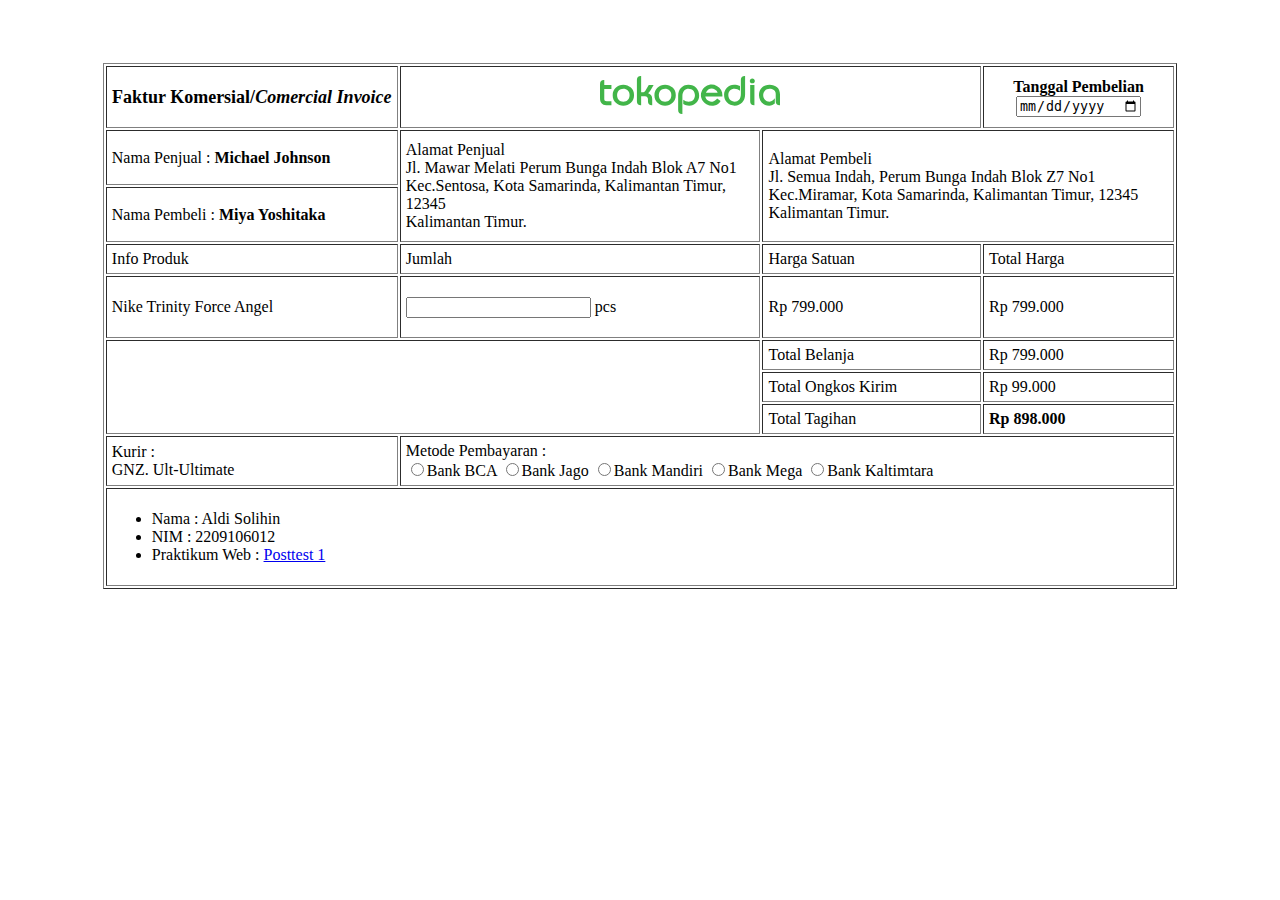
<file: Posttest1/index.html>
<!DOCTYPE html>
<html lang="en">
<head>
    <meta charset="UTF-8">
    <meta name="viewport" content="width=device-width, initial-scale=1.0">
    <title>Posttest 1 Web</title>
</head>
<body>
    <div>
    <table border="1" style="width: 85%; margin: auto; margin-top: 5%;" cellpadding="5">
        <tr>
            <th style="font-size: 18px; width: 280px;">Faktur Komersial/<i>Comercial Invoice</i></th>
            <th colspan="2" ><img width="180px" src="Aldi Solihin - tokopedia.svg" alt=""></th>
            <th colspan="2" style="width: 18%; height: 50px;">Tanggal Pembelian <br> <input type="date"> </th>
        </tr>
        <tr>
            <td>Nama Penjual : <b>Michael Johnson</b></td>
            <td rowspan="2" style="height: 100px;">Alamat Penjual <br> Jl. Mawar Melati Perum Bunga Indah Blok A7 No1 <br> Kec.Sentosa, Kota Samarinda, Kalimantan Timur, 12345 <br> Kalimantan Timur.</td>
            <td rowspan="2" colspan="2">Alamat Pembeli <br> Jl. Semua Indah, Perum Bunga Indah Blok Z7 No1 <br> Kec.Miramar, Kota Samarinda, Kalimantan Timur, 12345 <br> Kalimantan Timur.</td>
        </tr>
        <tr>
            <td>Nama Pembeli : <b>Miya Yoshitaka</b></td>
        </tr>
        <tr>
            <td>Info Produk</td>
            <td>Jumlah</td>
            <td>Harga Satuan</td>
            <td>Total Harga</td>
        </tr>
        <tr>
            <td style="height: 50px;">Nike Trinity Force Angel</td>
            <td><input type="number" name="" id=""> pcs</td>
            <td>Rp 799.000</td>
            <td>Rp 799.000</td>
        </tr>
        <tr>
            <td colspan="2" rowspan="3"></td>
            <td>Total Belanja</td>
            <td>Rp 799.000</td>
        </tr>
        <tr>
            <td>Total Ongkos Kirim</td>
            <td>Rp 99.000</td>
        </tr>
        <tr>
            <td>Total Tagihan</td>
            <td><b>Rp 898.000</b></td>
        </tr>
        <tr>
            <td>Kurir : <br> GNZ. Ult-Ultimate</td>
            <td colspan="3">Metode Pembayaran : 
                <br>
                <input type="radio" name="Bank" id="">Bank BCA
                <input type="radio" name="Bank" id="">Bank Jago
                <input type="radio" name="Bank" id="">Bank Mandiri
                <input type="radio" name="Bank" id="">Bank Mega
                <input type="radio" name="Bank" id="">Bank Kaltimtara
            </td>
        </tr>
        <tr>
            <td colspan="4">
                <ul>
                    <li>Nama : Aldi Solihin</li>
                    <li>NIM  : 2209106012</li>
                    <li>Praktikum Web : <a href="https://classroom.google.com/c/NjIxNzQ3ODIxNTY1/a/NjIzNjU3MjM2Nzcz/details">Posttest 1</a></li>
                </ul>
            </td>
        </tr>
    </table>
</body>
</html>
</file>
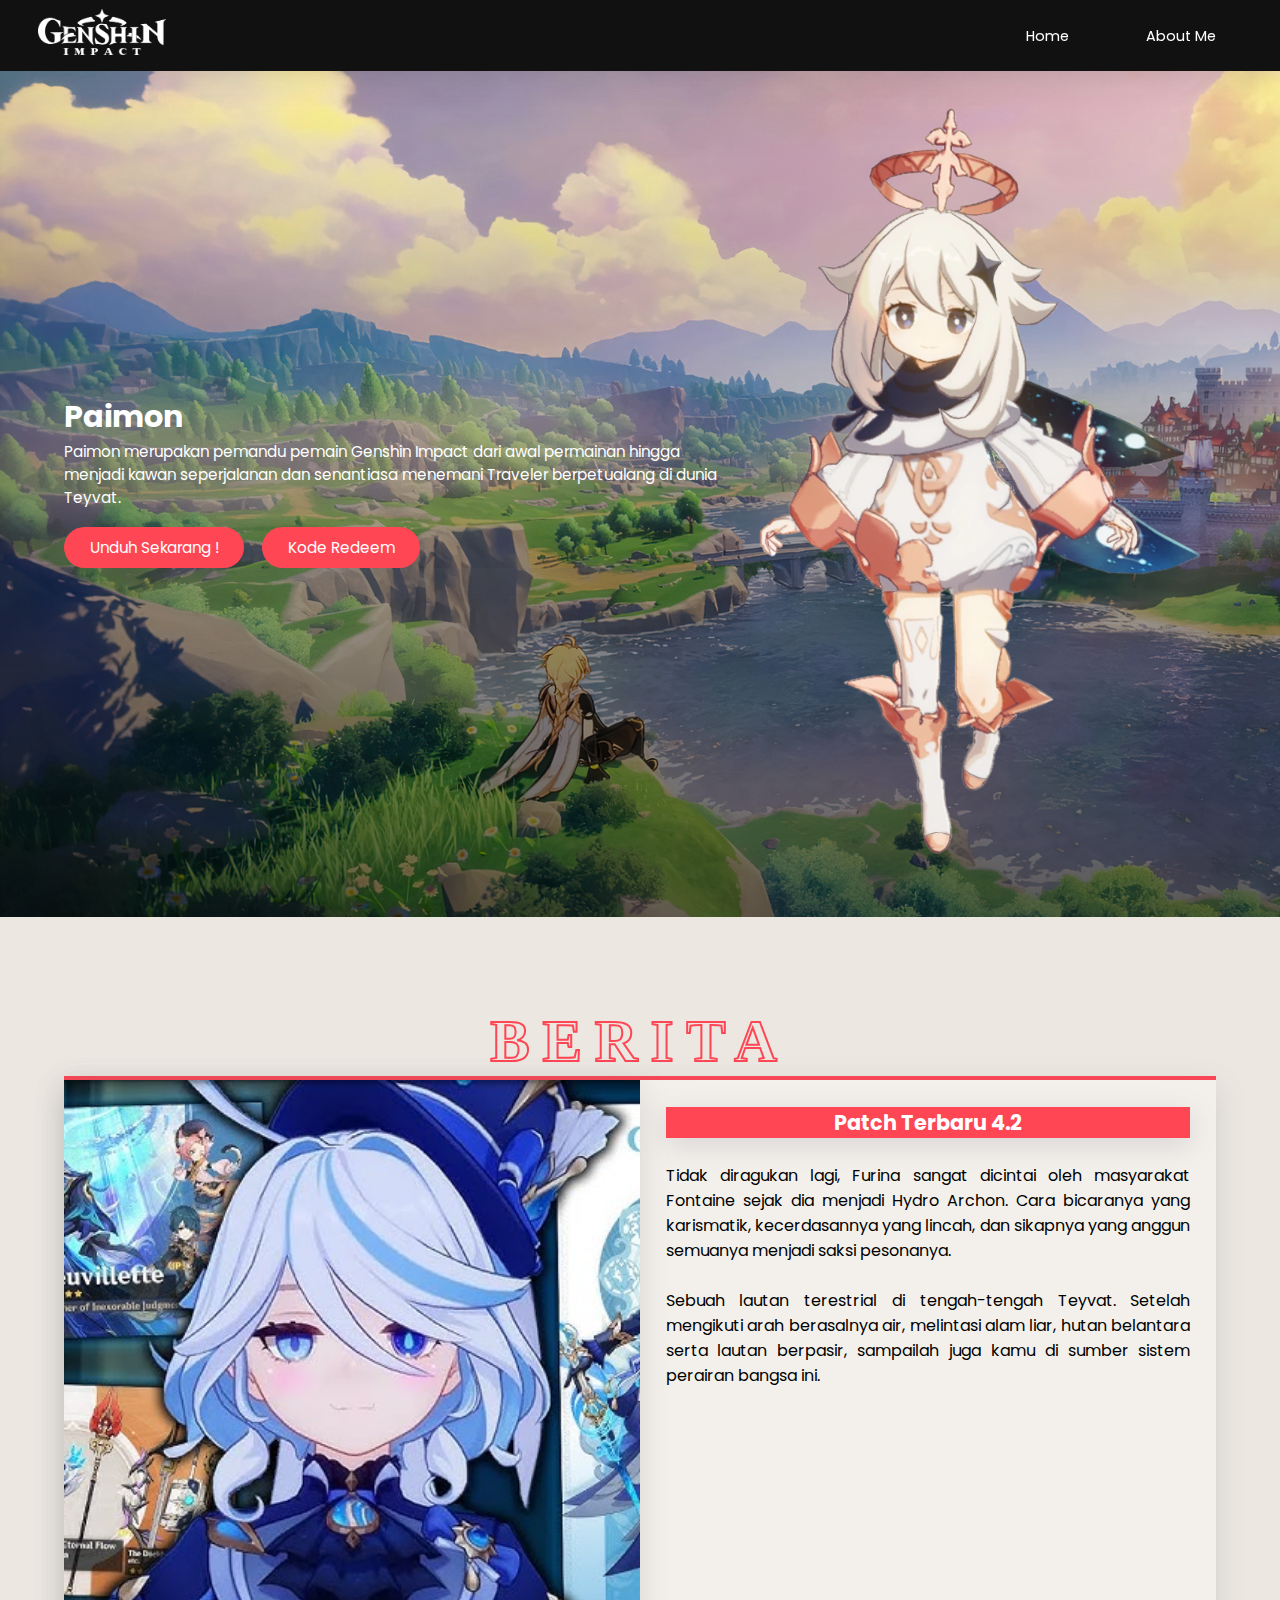
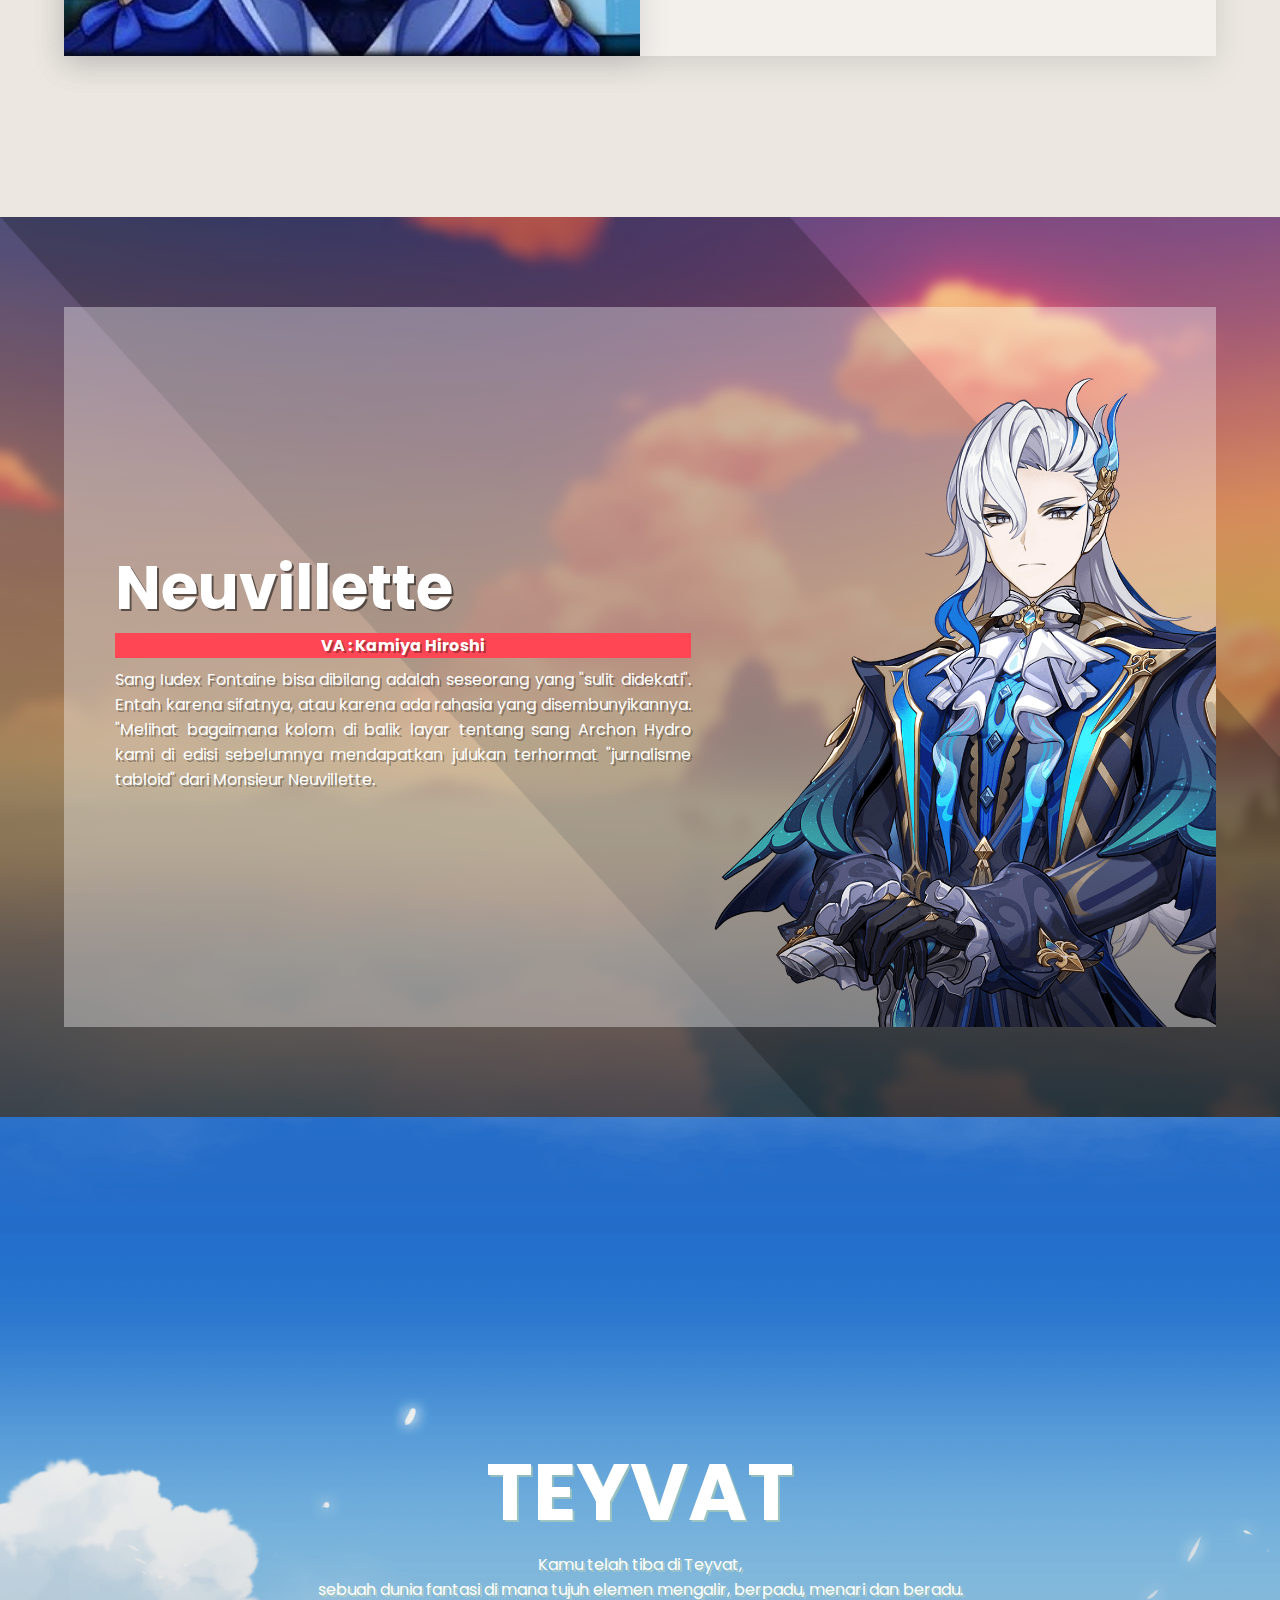
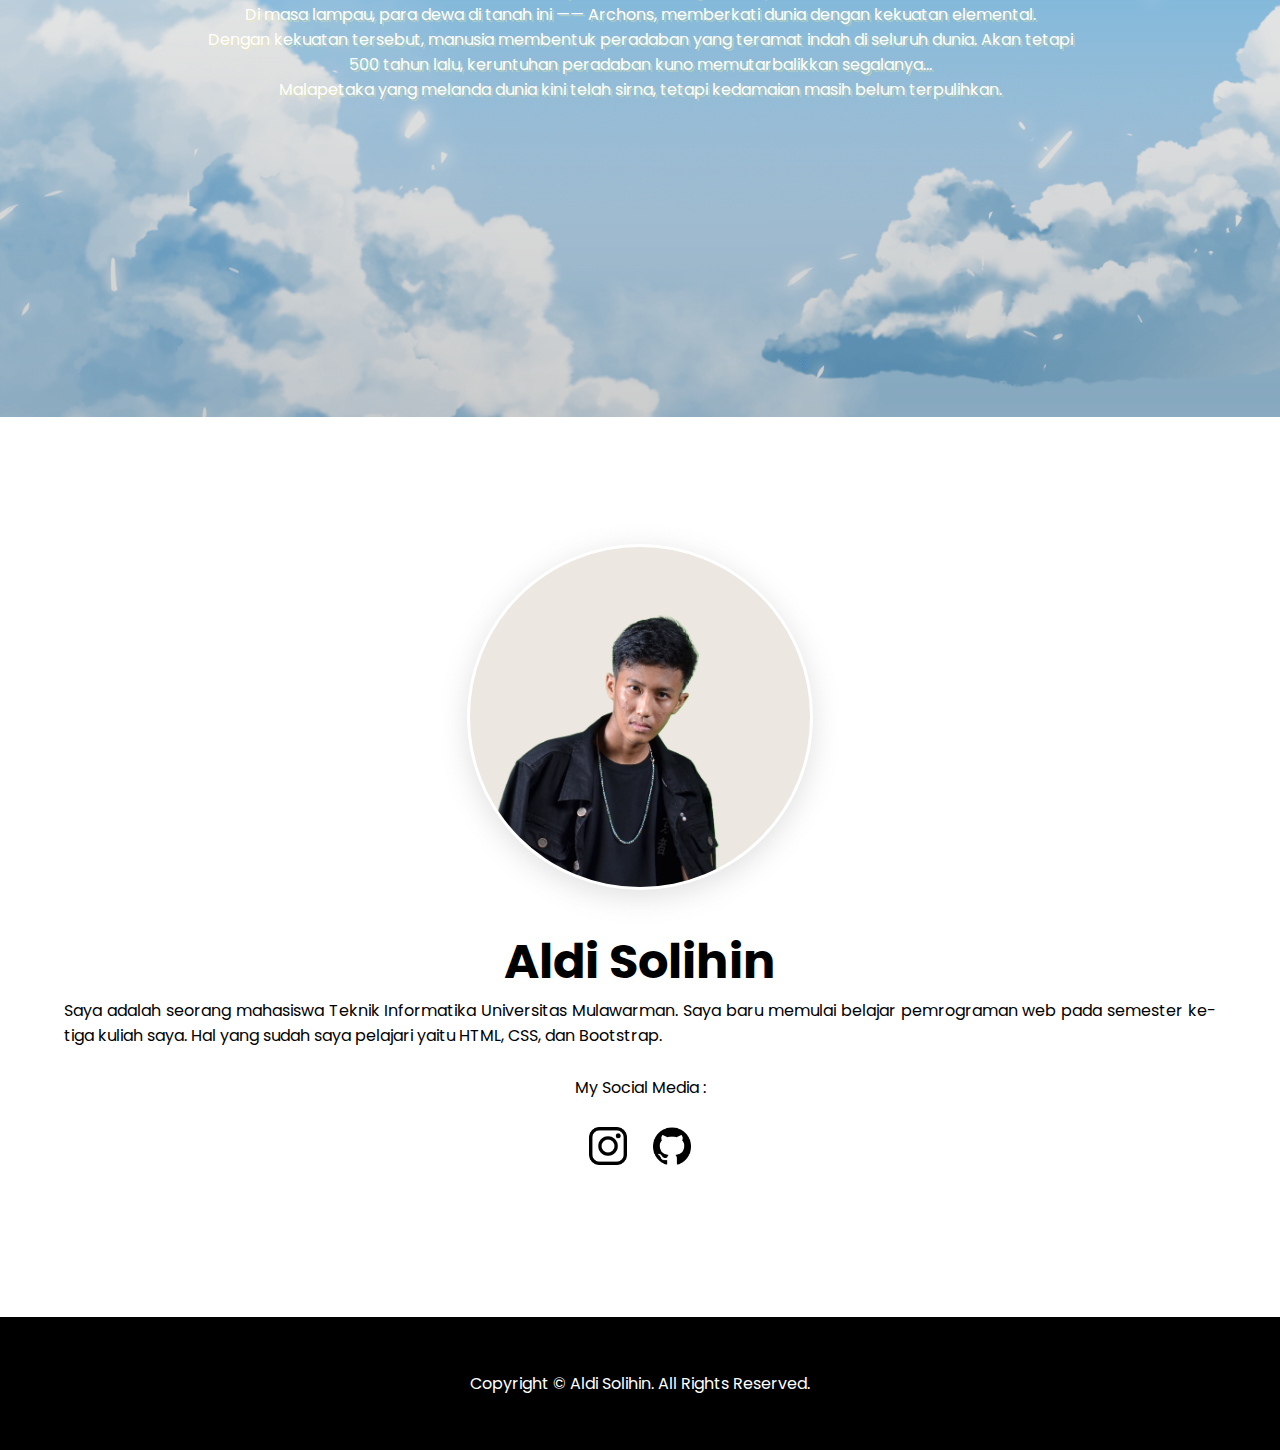
<file: Posttest2/index.html>
<!DOCTYPE html>
<html lang="en">
<head>
    <meta charset="UTF-8">
    <meta name="viewport" content="width=device-width, initial-scale=1.0">
    <title>Genshin Impact Indonesia</title>
    <link rel="icon" href="paimonicon.png">
    <link rel="stylesheet" href="style.css">
</head>
<body>
    <header id="home">
        <nav class="navbar shadow">
            <div>
                <a href="index.html"><img src="Genshin_Impact_logo1.png" alt="logo" class="webicon"></a>
            </div>
            <ul>
                <li><a href="#home">Home</a></li>
                <li><a href="#me">About Me</a></li>   
            </ul>
        </nav>
        <section>
            <div class="isi-1">
                <div>
                    <h1>Paimon</h1>
                    <p>
                        Paimon merupakan pemandu pemain Genshin Impact dari awal permainan hingga menjadi kawan seperjalanan dan senantiasa menemani Traveler berpetualang di dunia Teyvat.
                    </p>
                    <ul class="text shadow">
                        <li><a href="https://genshin.hoyoverse.com/id/home" target="_blank">Unduh Sekarang !</a></li>
                        <li><a href="https://genshin.hoyoverse.com/id/gift" target="_blank">Kode Redeem</a></li>
                    </ul>
                </div>
                <img src="Paimon.png" alt="paimon">
            </div>
        </section>
        <section class="isi2">
            <div>
                <h1 class="jdl-berita">BERITA</h1>
            </div>
            <div class="isi-berita shadow">
                <img src="furina.png" alt="" class="shadow" >
                <div class="text-berita">
                    <h2 class="shadow">Patch Terbaru 4.2</h2>
                    <br>
                    <p>Tidak diragukan lagi, Furina sangat dicintai oleh masyarakat Fontaine sejak dia menjadi Hydro Archon.
                        Cara bicaranya yang karismatik, kecerdasannya yang lincah, dan sikapnya yang anggun semuanya menjadi saksi pesonanya. <br> <br>
                        Sebuah lautan terestrial di tengah-tengah Teyvat. Setelah mengikuti arah berasalnya air, melintasi alam liar, hutan belantara serta lautan berpasir, sampailah juga kamu di sumber sistem perairan bangsa ini. 
                    </p>
                </div>
            </div>
        </section>
        <section class="isi3">
            <div class="container">
                <div>
                    <h1>Neuvillette</h1>
                    <h4>VA : Kamiya Hiroshi</h4>
                    <p>Sang Iudex Fontaine bisa dibilang adalah seseorang yang "sulit didekati". Entah karena sifatnya, atau karena ada rahasia yang disembunyikannya.
                       "Melihat bagaimana kolom di balik layar tentang sang Archon Hydro kami di edisi sebelumnya mendapatkan julukan terhormat "jurnalisme tabloid" dari Monsieur Neuvillette.
                    </p>
                </div>
                <img src="neuvil.png" alt="">
            </div>
        </section>
        <section class="isi4">
            <div class="teyvat">                   
                <h1>TEYVAT</h1>
                <p> Kamu telah tiba di Teyvat, <br>
                    sebuah dunia fantasi di mana tujuh elemen mengalir, berpadu, menari dan beradu. <br>
                    Di masa lampau, para dewa di tanah ini —— Archons, memberkati dunia dengan kekuatan elemental. <br>
                    Dengan kekuatan tersebut, manusia membentuk peradaban yang teramat indah di seluruh dunia. Akan tetapi <br> 500 tahun lalu, keruntuhan peradaban kuno memutarbalikkan segalanya... <br>
                    Malapetaka yang melanda dunia kini telah sirna, tetapi kedamaian masih belum terpulihkan.
                </p>    
            </div>
        </section>
        <section class="isi5">
            <div class="me" id="me">
                <img class="aldi shadow" src="IMG_20230919_201310.png" alt="">                   
                <h1>Aldi Solihin</h1>
                <p>
                    Saya adalah seorang mahasiswa Teknik Informatika Universitas Mulawarman. 
                    Saya baru memulai belajar pemrograman web pada semester ke-tiga kuliah saya. 
                    Hal yang sudah saya pelajari yaitu HTML, CSS, dan Bootstrap.
                </p>
                <p style="margin: 3vh;">My Social Media :</p>
                <div class="icon">
                    <a href="https://www.instagram.com/aldi.shn/" target="_blank"><img src="igg.png" alt=""></a>
                    <a href="https://github.com/AldiSolihin12" target="_blank"><img src="gh.png" alt=""></a>
                </div>
            </div>
        </section>
    </header>
    <footer>
        <p>Copyright © Aldi Solihin. All Rights Reserved.</p>
    </footer>
</body>
</html>
</file>
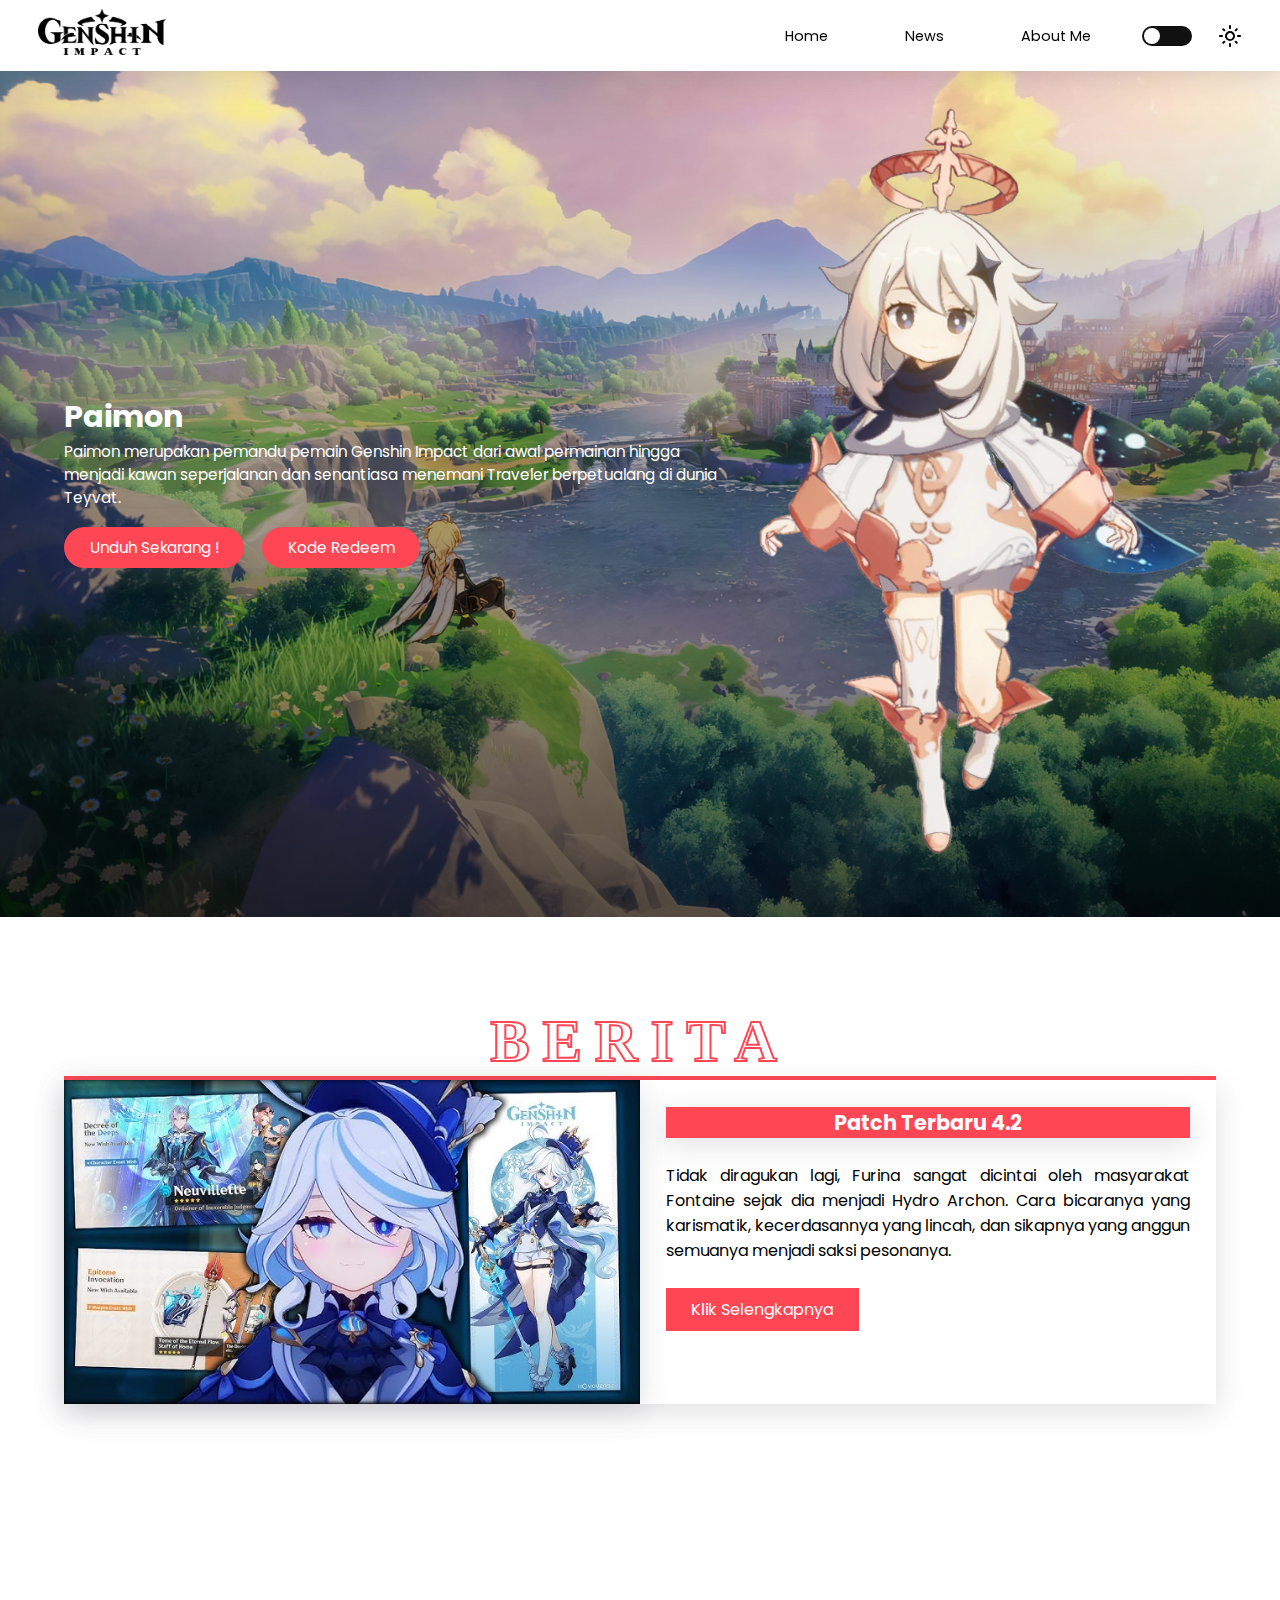
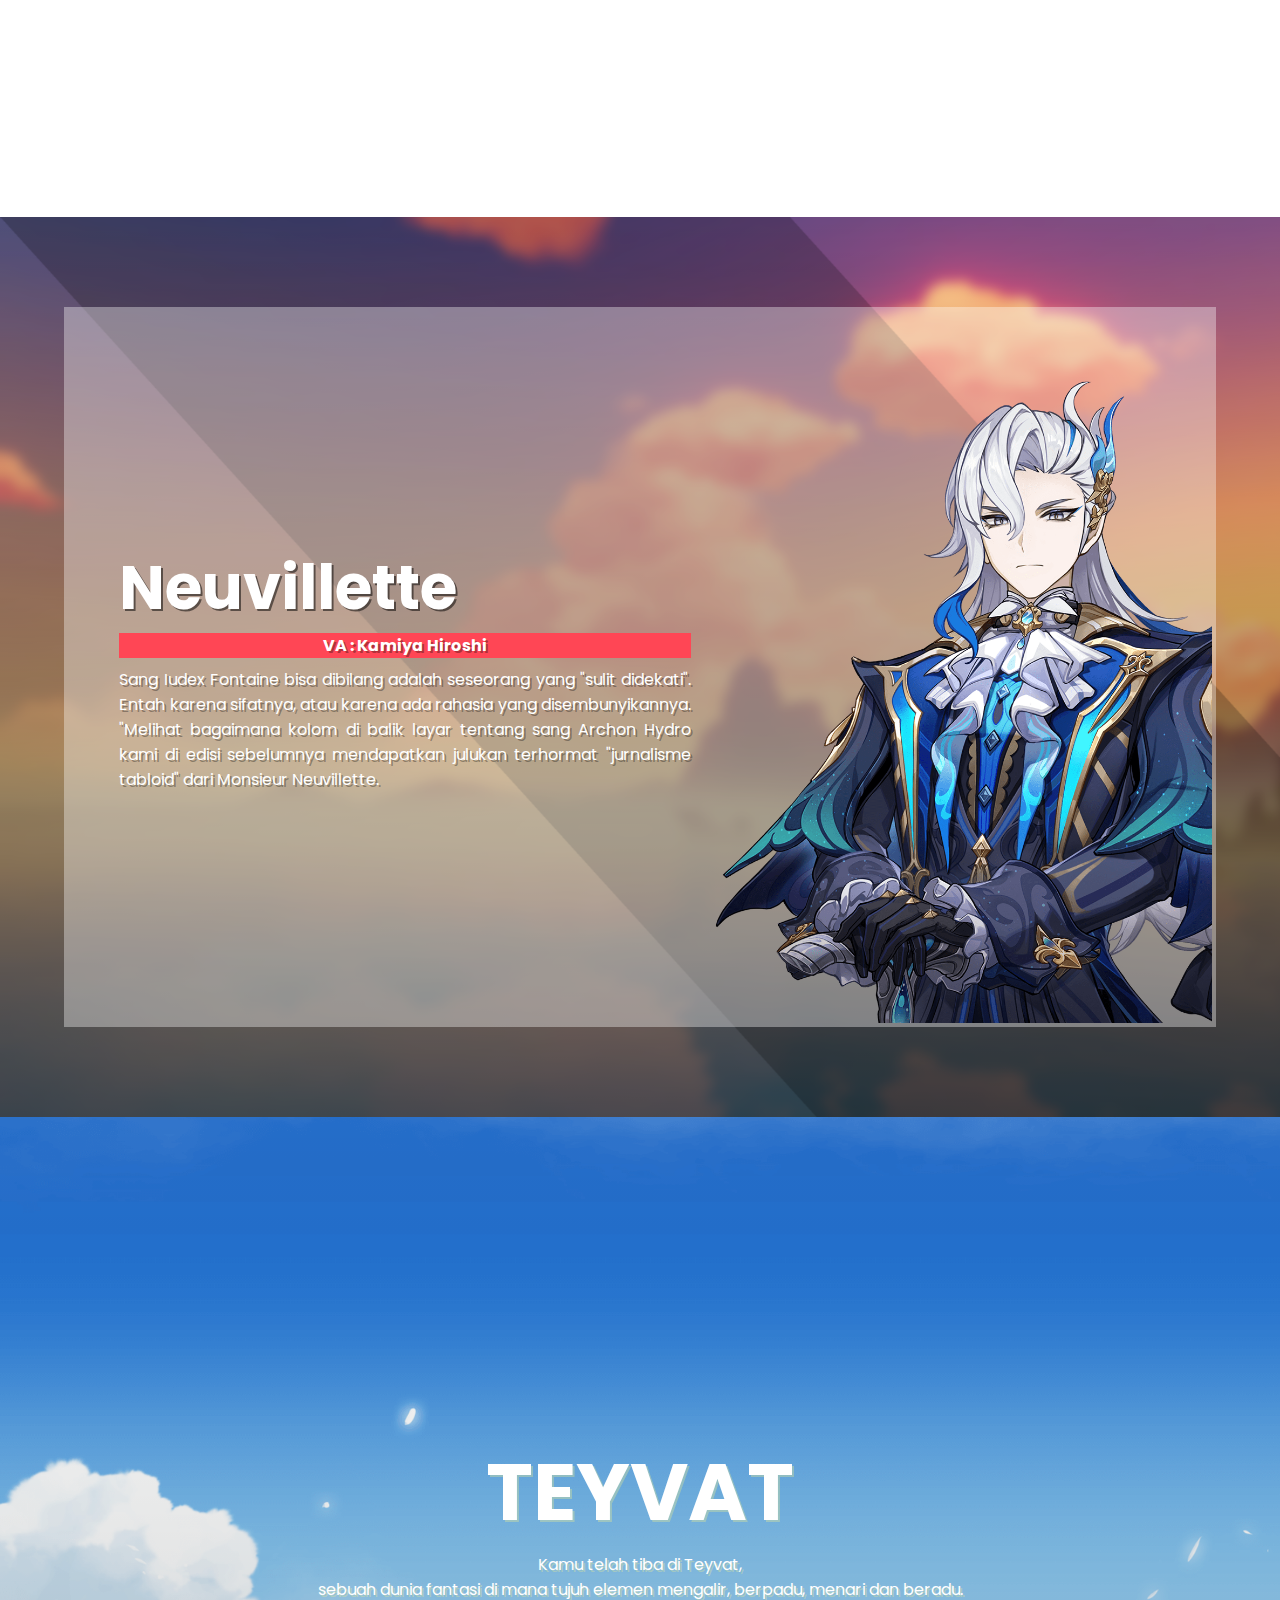
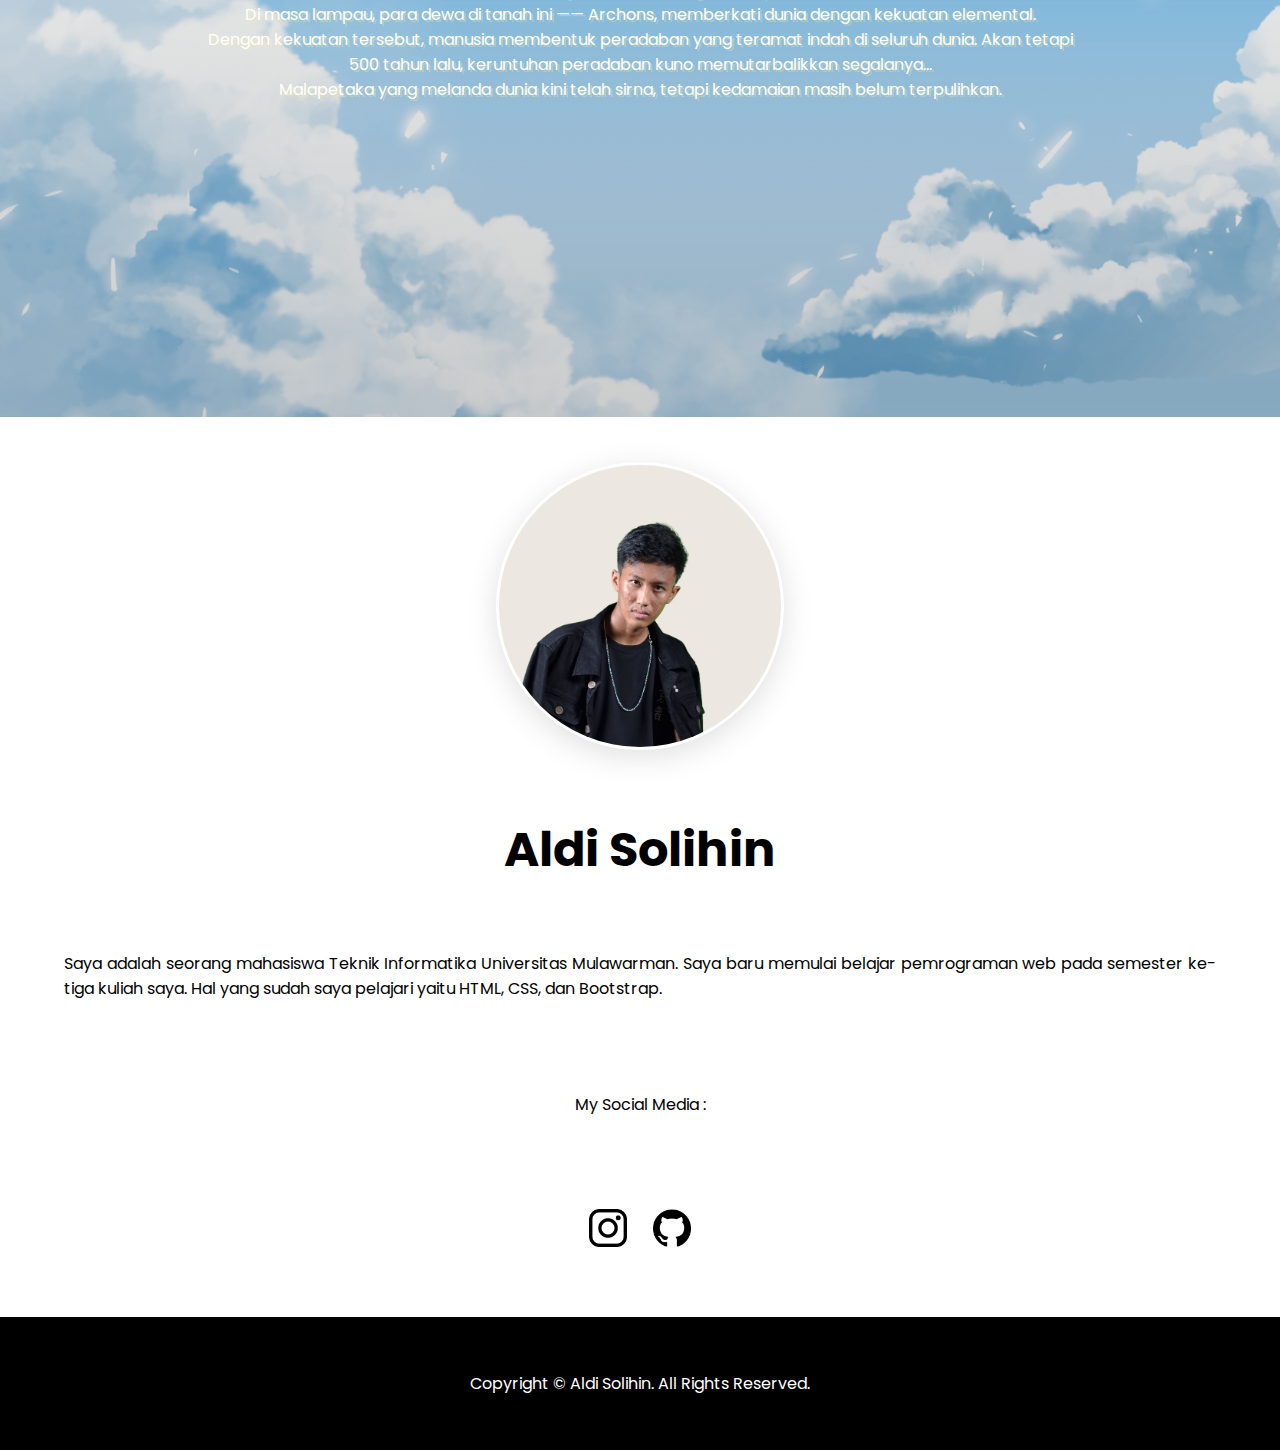
<file: Posttest3/index.html>
<!DOCTYPE html>
<html lang="en">
<head>
    <meta charset="UTF-8">
    <meta name="viewport" content="width=device-width, initial-scale=1.0">
    <title>Genshin Impact Indonesia</title>
    <link rel="icon" href="paimonicon.png">
    <link rel="stylesheet" href="style.css">
    <script src="https://code.jquery.com/jquery-3.7.1.js" integrity="sha256-eKhayi8LEQwp4NKxN+CfCh+3qOVUtJn3QNZ0TciWLP4=" crossorigin="anonymous"></script>
</head>
<body>
    <header id="home">
        <nav class="navbar shadow" id="navbar">
            <div>
                <a href="index.html"><img src="Genshin_Impact_logo.png" alt="logo" class="webicon" id="webicon"></a>
            </div>
            <ul class="menu" id="menu">
                <li><a class="navitems" href="#home">Home</a></li>
                <li><a class="navitems" href="#news">News</a></li>
                <li><a class="navitems" href="#me">About Me</a></li>
                <div class="menumode">
                    <input type="checkbox" class="nightmode" id="nightmode" onclick="mode()"> 
                    <svg id="light" xmlns="http://www.w3.org/2000/svg" height="24" viewBox="0 -960 960 960" width="24"><path d="M480-360q50 0 85-35t35-85q0-50-35-85t-85-35q-50 0-85 35t-35 85q0 50 35 85t85 35Zm0 80q-83 0-141.5-58.5T280-480q0-83 58.5-141.5T480-680q83 0 141.5 58.5T680-480q0 83-58.5 141.5T480-280ZM80-440q-17 0-28.5-11.5T40-480q0-17 11.5-28.5T80-520h80q17 0 28.5 11.5T200-480q0 17-11.5 28.5T160-440H80Zm720 0q-17 0-28.5-11.5T760-480q0-17 11.5-28.5T800-520h80q17 0 28.5 11.5T920-480q0 17-11.5 28.5T880-440h-80ZM480-760q-17 0-28.5-11.5T440-800v-80q0-17 11.5-28.5T480-920q17 0 28.5 11.5T520-880v80q0 17-11.5 28.5T480-760Zm0 720q-17 0-28.5-11.5T440-80v-80q0-17 11.5-28.5T480-200q17 0 28.5 11.5T520-160v80q0 17-11.5 28.5T480-40ZM226-678l-43-42q-12-11-11.5-28t11.5-29q12-12 29-12t28 12l42 43q11 12 11 28t-11 28q-11 12-27.5 11.5T226-678Zm494 495-42-43q-11-12-11-28.5t11-27.5q11-12 27.5-11.5T734-282l43 42q12 11 11.5 28T777-183q-12 12-29 12t-28-12Zm-42-495q-12-11-11.5-27.5T678-734l42-43q11-12 28-11.5t29 11.5q12 12 12 29t-12 28l-43 42q-12 11-28 11t-28-11ZM183-183q-12-12-12-29t12-28l43-42q12-11 28.5-11t27.5 11q12 11 11.5 27.5T282-226l-42 43q-11 12-28 11.5T183-183Zm297-297Z"/></svg> 
                    <svg id="night" style="display: none;" xmlns="http://www.w3.org/2000/svg" height="24" viewBox="0 -960 960 960" width="24"><path d="M480-120q-150 0-255-105T120-480q0-150 105-255t255-105q14 0 27.5 1t26.5 3q-41 29-65.5 75.5T444-660q0 90 63 153t153 63q55 0 101-24.5t75-65.5q2 13 3 26.5t1 27.5q0 150-105 255T480-120Zm0-80q88 0 158-48.5T740-375q-20 5-40 8t-40 3q-123 0-209.5-86.5T364-660q0-20 3-40t8-40q-78 32-126.5 102T200-480q0 116 82 198t198 82Zm-10-270Z"/></svg>
                </div> 
            </ul>
            <div class="menu-toggle" id="menu-toggle">
                <svg id="menuBuka" xmlns="http://www.w3.org/2000/svg" height="24" viewBox="0 -960 960 960" width="24"><path d="M120-240v-80h720v80H120Zm0-200v-80h720v80H120Zm0-200v-80h720v80H120Z"/></svg>
                <svg id="menuTutup" xmlns="http://www.w3.org/2000/svg" height="24" viewBox="0 -960 960 960" width="24"><path d="m256-200-56-56 224-224-224-224 56-56 224 224 224-224 56 56-224 224 224 224-56 56-224-224-224 224Z"/></svg>
            </div>
        </nav>
        <section>
            <div class="isi-1">
                <div>
                    <h1>Paimon</h1>
                    <p>
                        Paimon merupakan pemandu pemain Genshin Impact dari awal permainan hingga menjadi kawan seperjalanan dan senantiasa menemani Traveler berpetualang di dunia Teyvat.
                    </p>
                    <ul class="text shadow">
                        <li><a href="https://genshin.hoyoverse.com/id/home" target="_blank" id="download">Unduh Sekarang !</a></li>
                        <li><a href="https://genshin.hoyoverse.com/id/gift" target="_blank">Kode Redeem</a></li>
                    </ul>
                </div>
                <img src="Paimon.png" alt="paimon">
            </div>
        </section>
        <section class="isi2" id="news">
            <div>
                <h1 class="jdl-berita">BERITA</h1>
            </div>
            <div class="isi-berita shadow">
                <img src="furina.png" alt="" class="shadow" >
                <div class="text-berita">
                    <h2 class="shadow">Patch Terbaru 4.2</h2>
                    <br>
                    <p id="text1">Tidak diragukan lagi, Furina sangat dicintai oleh masyarakat Fontaine sejak dia menjadi Hydro Archon.
                        Cara bicaranya yang karismatik, kecerdasannya yang lincah, dan sikapnya yang anggun semuanya menjadi saksi pesonanya. </p> 
                        <br>
                    <button class="btn" id="tombol">Klik Selengkapnya</button>
                    <p id="teks" style="display: none;">
                        Sebuah lautan terestrial di tengah-tengah Teyvat. Setelah mengikuti arah berasalnya air, melintasi alam liar, hutan 
                        belantara serta lautan berpasir, sampailah juga kamu di sumber sistem perairan bangsa ini. 
                    </p>    
                </div>
            </div>
        </section>
        <section class="isi3">
            <div class="container">
                <div>
                    <h1>Neuvillette</h1>
                    <h4>VA : Kamiya Hiroshi</h4>
                    <p>Sang Iudex Fontaine bisa dibilang adalah seseorang yang "sulit didekati". Entah karena sifatnya, atau karena ada rahasia yang disembunyikannya.
                       "Melihat bagaimana kolom di balik layar tentang sang Archon Hydro kami di edisi sebelumnya mendapatkan julukan terhormat "jurnalisme tabloid" dari Monsieur Neuvillette.
                    </p>
                </div>
                <img src="neuvil.png" alt="">
            </div>
        </section>
        <section class="isi4">
            <div class="teyvat">                   
                <h1>TEYVAT</h1>
                <p> Kamu telah tiba di Teyvat, <br>
                    sebuah dunia fantasi di mana tujuh elemen mengalir, berpadu, menari dan beradu. <br>
                    Di masa lampau, para dewa di tanah ini —— Archons, memberkati dunia dengan kekuatan elemental. <br>
                    Dengan kekuatan tersebut, manusia membentuk peradaban yang teramat indah di seluruh dunia. Akan tetapi <br> 500 tahun lalu, keruntuhan peradaban kuno memutarbalikkan segalanya... <br>
                    Malapetaka yang melanda dunia kini telah sirna, tetapi kedamaian masih belum terpulihkan.
                </p>    
            </div>
        </section>
        <section class="isi5">
            <div class="me" id="me">
                <img class="aldi shadow" src="IMG_20230919_201310.png" alt="">                   
                <h1>Aldi Solihin</h1>
                <p>
                    Saya adalah seorang mahasiswa Teknik Informatika Universitas Mulawarman. 
                    Saya baru memulai belajar pemrograman web pada semester ke-tiga kuliah saya. 
                    Hal yang sudah saya pelajari yaitu HTML, CSS, dan Bootstrap.
                </p>
                <p style="margin: 3vh;">My Social Media :</p>
                <div class="icon">
                    <a href="https://www.instagram.com/aldi.shn/" target="_blank"><img src="igg.png" id="logo2" alt=""></a>
                    <a href="https://github.com/AldiSolihin12" target="_blank"><img src="gh.png" id="logo3" alt=""></a>
                </div>
            </div>
        </section>
    </header>
    <footer>
        <p>Copyright © Aldi Solihin. All Rights Reserved.</p>
    </footer>

    <script>
        $('.jdl-berita').on('click', () => {
            $('.jdl-berita').css('color','#FF4655')
        })
    </script>
    <script src="javascript.js"></script>
</body>
</html>
</file>
<file: Posttest2/style.css>
@import url(https://fonts.googleapis.com/css2?family=Poppins&display=swap);

* {
    padding: 0;
    margin: 0;
    box-sizing: border-box;
    font-family: 'Poppins', 'Arial';
    scroll-behavior: smooth;
}

.webicon {
    width: 10vw;
}

.navbar {
    background-color: #111111;
    overflow: hidden;
    position: sticky;
    display: flex;
    justify-content: space-between;
    align-items: center;
    padding: 1vh 3vw;
    top: 0;
    box-shadow: rgba(100, 100, 111, 0.2) 0px 7px 29px 0px;
}

.navbar ul {
    list-style: none;
    display: flex;
    gap: 2vw;
    align-items: center;
}

.navbar ul li a {
    display: block;
    color: white;
    text-decoration: none;
    border-top: 2px solid transparent;
    /* border-radius: 30px; */
    padding: 5% 2vw;
    transition: all 0.35s ease;
    font-size: 90%;
}

nav ul li a:hover {
    border-top: 0.2vw solid #FF4655;
    transform: translateX(2px);
}

.isi-1 {
    color: white;
    height: 94vh;
    display: flex;
    align-items: center;
    background: linear-gradient(rgba(0,0,0,0),rgba(0,0,0,0.6)),url(BGgensin.jpg);
    padding: 1vh 5vw;
    padding-bottom: 4vh;
    font-size: 95%;
}

.isi-1 img{
    height: 88vh;
}

.shadow {
    box-shadow: rgba(100, 100, 111, 0.2) 0px 7px 29px 0px;
}

.text {
    display: flex;
    gap: 2vh;
    list-style: none;
}

.text a{
    margin-top: 2vh;
    text-decoration: none;
    color: white;
    display: flex;
    background: #FF4655;
    padding: 1vh 2vw;
    border-radius: 30px;
    /* border: 1px solid transparent; */
    /* transition: all 0.55s ease; */
    -webkit-transition: ease-out 0.5s;
    -moz-transition: ease-out 0.1;
    transition: box-shadow 0.5s;
}

.text a:hover {
    /* background: transparent; */
    /* background-color: #0f1923 ; */
    /* border: 1px solid white; */
    color: black;
    transform: translateX(2px);
    box-shadow: inset 300px 0 0 0 white;
    
}

.isi2 {
    color: white;
    height: 100vh;
    align-items: center;
    background-color: #ECE8E1;
    background-size: cover;
    padding: 10vh 5vw;
    text-align: justify;
}

.jdl-berita {
    border-bottom: 4px solid #FF4655;
    color: transparent;
    -webkit-text-stroke: 2px #FF4655;
    font-family: 'Poppins Black';
    letter-spacing: 1vw;
    font-size: 370%;
    text-align: center;
}

.isi-berita {
    width: 100%;
    height: 80%;
    color: black;
    background-color: rgba(255, 255, 255, 0.363);
    display: flex;
}

.isi-berita img {
    height: 100%;
    width: 50%;
    object-fit: cover;
}

.text-berita{
    padding: 1vh 2vw;
    font-size: 100%;
}

.text-berita h2{
    color: white;
    font-size: 130%;
    margin-top: 2vh;
    background-color: #FF4655;
    text-align: center;
}

.isi3 {
    color: white;
    height: 100vh;
    align-items: center;
    background: linear-gradient(rgba(0,0,0,0),rgba(0,0,0,0.5)),url(bg3.png);
    background-size: cover;
    padding: 10vh 5vw;
    text-align: justify;
}

.container {
    width: 100%;
    height: 100%;
    background-color: rgba(255, 255, 255, 0.363);
    display: flex;
    align-items: center;
    padding: 0vh 4vw;
    color: white;
    text-shadow: 2px 2px rgba(0, 0, 0, 0.315);
    font-size: 100%;
}

.container h1{
    text-shadow: 2px 2px rgba(0, 0, 0, 0.514);
    font-size: 380%;
}

.container h4 {
    background-color: #ff4655; 
    text-align: center;
    margin-bottom: 1vh;
}

.container img {
    align-items: end;
    height: 100%;
    width: 50%;
    margin-right: -4vw;
    object-fit: cover;
}

.isi4 {
    color: white;
    height: 100vh;
    align-items: center;
    background: linear-gradient(rgba(0,0,0,0),rgba(0,0,0,0.2)),url(bg2.png);
    background-position: center;
    background-size: cover;
    padding: 10vh 5vw;
}

.teyvat {
    display: flex;
    flex-direction: column;
    justify-content: center;
    text-align: center;
    align-items: center;
    width: 100%;
    height: 100%;
}

.teyvat h1 {
    font-size: 500%;
    text-shadow: 2px 2px rgba(255, 247, 131, 0.295);
}

.teyvat p{
    gap: 1vh;
    text-shadow: 2px 2px rgba(255, 247, 131, 0.295);
}

.isi5 {
    color: white;
    height: 100vh;
    align-items: center;
    background: white;
    background-position: center;
    background-size: cover;
    padding: 10vh 5vw;
}

.me {
    width: 100%;
    height: 100%;
    display: flex ;
    flex-direction: column;
    justify-content: center;
    align-items: center;
    text-align: justify;
    color: black; 
}
.aldi {
    max-width: 30%;
    border: 3px solid white;
    background-color: #ECE8E1;
    border-radius: 50%;
}

.me h1{
    margin-top: 4vh;
    font-size: 300%;
}

.icon {
    display: flex;
    gap: 2vw;
}

.icon a{
    color: black;
    text-decoration: none;
}

.icon img {
    max-width: 3vw;
    padding-bottom: 2vh;
}

footer {
    color: white;
    text-align: center;
    background-color: black;
    padding: 6vh;
}

@media (orientation: portrait) {
    .webicon {
        margin: 0.2vh;
        width: 10vh;
    }

    .isi-1 {
        height: 94vh;
        flex-direction: column-reverse;
        justify-content: center;
        align-items: center;
        padding-bottom: 4vh;
    } 

    .isi-1 img{
        height: 60vh;
        width: auto;
    }

    .isi-berita {
        flex-direction: column;
        width: 100%;
        height: 90%;
        
    }

    .isi-berita img {
        height: 50%;
        width: 100%;
        object-fit: cover;
    }

    .text-berita{
        padding: 0vh 3vw;
        font-size: 80%;
    }

    .container {
        flex-direction: column;
        justify-content: space-between;
    }
    .container img {
        width: 100%;
        height: 180%;  
        object-fit: cover;     
    }

    .icon img {
        margin-top: 2vh;
        max-width: 3vh;
    }
}
</file>
<file: Posttest3/style.css>
@import url(https://fonts.googleapis.com/css2?family=Poppins&display=swap);

* {
    padding: 0;
    margin: 0;
    box-sizing: border-box;
    font-family: 'Poppins', 'Arial';
    scroll-behavior: smooth;
    transition: .1s ease;
}

body {
    --primary-color: white;
    --text: black;
}

.webicon {
    width: 10vw;
}

.navbar {
    background-color: white;
    overflow: hidden;
    position: sticky;
    display: flex;
    justify-content: space-between;
    align-items: center;
    padding: 1vh 3vw;
    top: 0;
    box-shadow: rgba(100, 100, 111, 0.2) 0px 7px 29px 0px;
}

.navbar ul {
    list-style: none;
    gap: 2vw;
    align-items: center;
}

.navbar ul li a {
    display: block;
    color: black;
    text-decoration: none;
    border-top: 2px solid transparent;
    /* border-radius: 30px; */
    padding: 5% 2vw;
    transition: all 0.35s ease;
    font-size: 90%;
}

nav ul li a:hover {
    border-top: 0.2vw solid black;
    transform: translateX(2px);
}

.menumode{
    display: flex; 
    align-items: center; 
    gap: 2vw; 
    justify-content: center;
}

.menu-toggle {
    display: none;
    cursor: pointer;
}

.menu {
    display: flex;
}

.nightmode{
    position: relative;
    width: 50px;
    height: 20px;
    appearance: none;
    outline: none;
    background-color: #111111;
    border-radius: 10px;
    cursor: pointer;
}

.nightmode:checked{
    background-color: #FF4655;
}

.nightmode::before{
    content: '';
    position: absolute;
    width: 16px;
    height: 16px;
    background-color: var(--primary-color);
    border-radius: 50%;
    top: 2px;
    left: 2px;
    transition: .5s ease;
}

.dark {
    filter: invert(100%);
}

.dark1 { 
    background-color: #202020;
    --primary-color: #202020;
    --text: white;
}

.dark1 ul li a {
    color: white;
}

.dark1 ul li a:hover {
    border-color: white;
}
.nightmode:checked::before{
    transform: translateX(30px);
}

.isi-1 {
    color: white;
    height: 94vh;
    display: flex;
    align-items: center;
    background: linear-gradient(rgba(0,0,0,0),rgba(0,0,0,0.6)),url(BGgensin.jpg);
    background-size: cover ;
    padding: 1vh 5vw;
    padding-bottom: 4vh;
    font-size: 95%;
}

.isi-1 img{
    height: 88vh;
}

.shadow {
    box-shadow: rgba(100, 100, 111, 0.2) 0px 7px 29px 0px;
}

.text {
    display: flex;
    gap: 2vh;
    list-style: none;
}

.text a{
    margin-top: 2vh;
    text-decoration: none;
    color: white;
    display: flex;
    background: #FF4655;
    padding: 1vh 2vw;
    border-radius: 30px;
    /* border: 1px solid transparent; */
    /* transition: all 0.55s ease; */
    -webkit-transition: ease-out 0.5s;
    -moz-transition: ease-out 0.1;
    transition: box-shadow 0.5s;
}

.text a:hover {
    /* background: transparent; */
    /* background-color: #0f1923 ; */
    /* border: 1px solid white; */
    color: black;
    transform: translateX(2px);
    box-shadow: inset 300px 0 0 0 white;
    
}

.isi2 {
    /* color: white; */
    min-height: 100vh;
    align-items: center;
    /* background-color: #ECE8E1; */
    background-color: var(--primary-color);
    background-size: cover;
    padding: 10vh 5vw;
    text-align: justify;
}

.jdl-berita {
    border-bottom: 4px solid #FF4655;
    color: transparent;
    -webkit-text-stroke: 2px #FF4655;
    font-family: 'Poppins Black';
    letter-spacing: 1vw;
    font-size: 370%;
    text-align: center;
}

.btn {
    background-color: #FF4655; 
    border: 2px transparent;
    color: white;
    padding: 1vh 2vw;
    text-decoration: none;
    font-size: 16px;
    transition: .3s ease;
}

.btn:hover {
    background-color: transparent;
    border: 2px solid #FF4655;
    color: #FF4655;
}

.isi-berita {
    width: 100%;
    height: 80%;
    background-color: rgba(255, 255, 255, 0.363);
    display: flex;
}

.isi-berita img {
    min-height: 100%;
    width: 50%;
    object-fit: cover;
}

.text-berita{
    color: var(--text);
    padding: 1vh 2vw;
    font-size: 100%;
}

.text-berita h2{
    color: white;
    font-size: 130%;
    margin-top: 2vh;
    background-color: #FF4655;
    text-align: center;
}

.isi3 {
    color: white;
    height: 100vh;
    align-items: center;
    background: linear-gradient(rgba(0,0,0,0),rgba(0,0,0,0.5)),url(bg3.png);
    background-size: cover;
    padding: 10vh 5vw;
    text-align: justify;
}

.container {
    width: 100%;
    height: 100%;
    background-color: rgba(255, 255, 255, 0.363);
    display: flex;
    align-items: center;
    padding: 0vh 4vw;
    color: white;
    text-shadow: 2px 2px rgba(0, 0, 0, 0.315);
    font-size: 100%;
    transition: .55s ease;
    border: 4px solid transparent;
}

.container:hover {
    border: 4px solid white;
}

.container h1{
    text-shadow: 2px 2px rgba(0, 0, 0, 0.514);
    font-size: 380%;
}

.container h4 {
    background-color: #ff4655; 
    text-align: center;
    margin-bottom: 1vh;
}

.container img {
    align-items: end;
    height: 100%;
    width: 50%;
    margin-right: -4vw;
    object-fit: cover;
}

.isi4 {
    color: white;
    height: 100vh;
    align-items: center;
    background: linear-gradient(rgba(0,0,0,0),rgba(0,0,0,0.2)),url(bg2.png);
    background-position: center;
    background-size: cover;
    padding: 10vh 5vw;
}

.teyvat {
    display: flex;
    flex-direction: column;
    justify-content: center;
    text-align: center;
    align-items: center;
    width: 100%;
    height: 100%;
}

.teyvat h1 {
    font-size: 500%;
    text-shadow: 2px 2px rgba(255, 247, 131, 0.295);
}

.teyvat p{
    gap: 1vh;
    text-shadow: 2px 2px rgba(255, 247, 131, 0.295);
}

.isi5 {
    height: 100vh;
    align-items: center;
    padding: 5vh 5vw;
}

.me {
    width: 100%;
    height: 100%;
    display: flex ;
    flex-direction: column;
    justify-content: space-between;
    align-items: center;
    text-align: justify;
}

.aldi {
    max-width: 25%;
    border: 3px solid white;
    background-color: #ECE8E1;
    border-radius: 50%;
}

.me h1{
    color: var(--text);
    font-size: 300%;
}

.me p{
    color: var(--text);
}

.icon {
    display: flex;
    gap: 2vw;
}

.icon a{
    color: black;
    text-decoration: none;
}

.icon img {
    max-width: 3vw;
    padding-bottom: 2vh;
}

footer {
    color: white;
    text-align: center;
    background-color: black;
    padding: 6vh;
}

@media (orientation: portrait) {
    .webicon {
        margin: 0.2vh;
        width: 10vh;
    }

    .menumode{
        padding-bottom: 2vh;
    }

    #menuTutup{
        display: none;
    }

    .menu-toggle {
        justify-content: center;
        display: block;
    }
    
    .menu {
        display: none;
        position: fixed;
        flex-direction: column;
        text-align: center;
        background-color: var(--primary-color);
        top: 6vh;
        left: -100%;
        width: 100%;
        z-index: 1;
        transition: 0.5s ease;
    }

    .menu.active {
        display: block;
        left: 0;
    }

    .isi-1 {
        height: 94vh;
        flex-direction: column-reverse;
        justify-content: center;
        align-items: center;
        padding-bottom: 4vh;
    } 

    .isi-1 img{
        height: 60vh;
        width: auto;
    }

    .isi-berita {
        flex-direction: column;
        width: 100%;
        height: 90%;
        
    }

    .isi-berita img {
        height: 50%;
        width: 100%;
        object-fit: cover;
    }

    .text-berita{
        padding: 0vh 3vw;
        font-size: 80%;
    }

    .container {
        flex-direction: column;
        justify-content: space-between;
    }
    .container img {
        width: 100%;
        height: 180%;  
        object-fit: cover;     
    }

    .aldi {
        max-width: 55%;
    }

    .me {
        justify-content: center;
    }

    .me h1{
        margin: 3vh 0vw;
    }

    .icon img {
        margin-top: 2vh;
        max-width: 3vh;
    }
}
</file>
